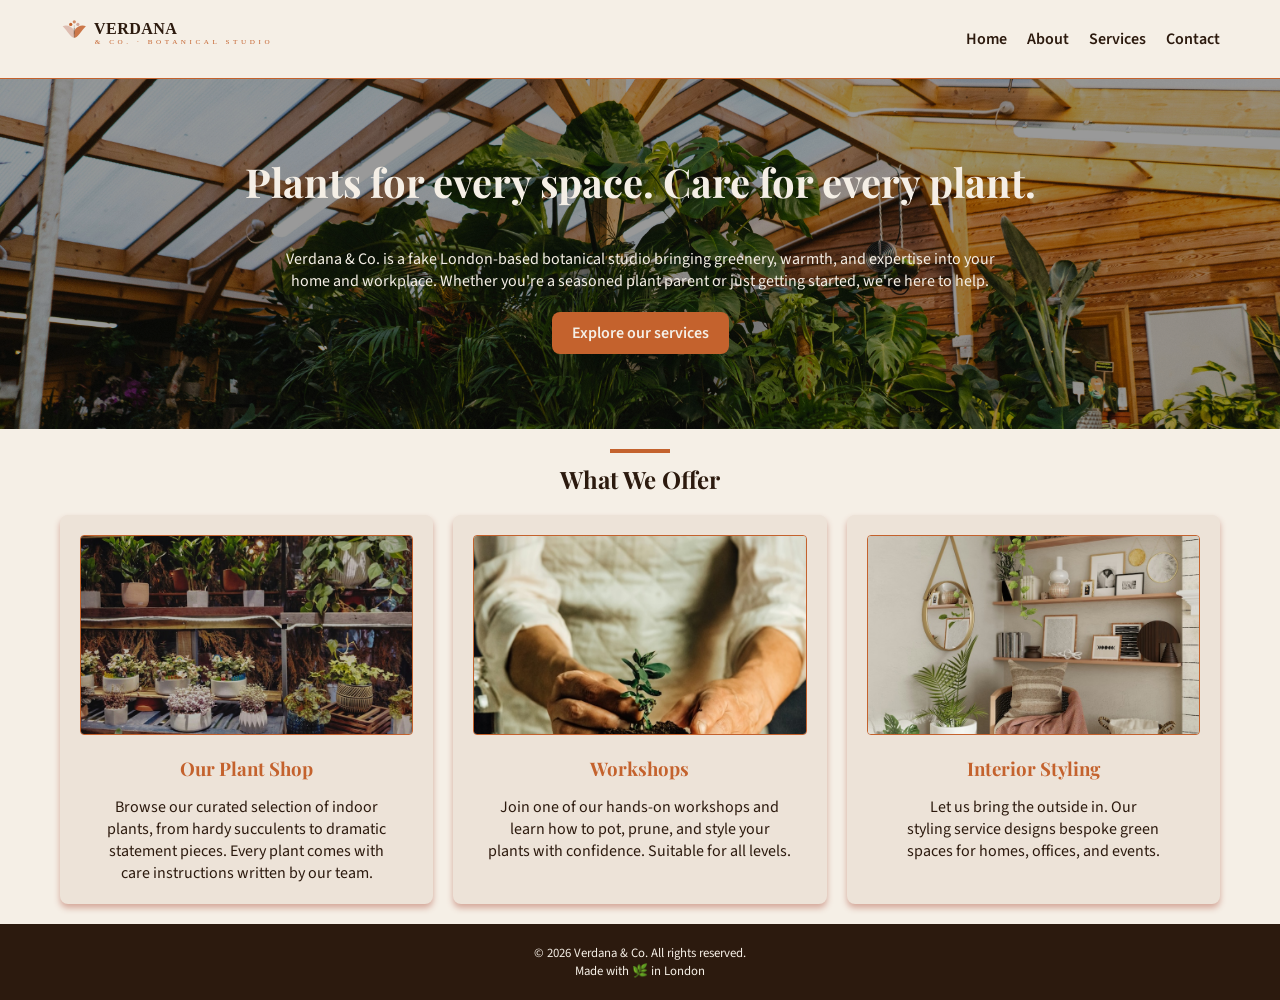
<file: index.html>
<!doctype html>
<html lang="en">
  <head>
    <meta charset="UTF-8" />
    <meta name="viewport" content="width=device-width, initial-scale=1.0" />

    <link rel="preconnect" href="https://fonts.googleapis.com" />
    <link rel="preconnect" href="https://fonts.gstatic.com" crossorigin />
    <link
      href="https://fonts.googleapis.com/css2?family=Playfair+Display:wght@400;700&family=Source+Sans+3:ital,wght@0,400;0,600;1,400;1,600&display=swap"
      rel="stylesheet"
    />
    <link rel="stylesheet" href="./assets/style.css" />
    <link rel="icon" href="./assets/img/favicon.svg" type="image/svg+xml" />
    <title>Verdana & Co. | Botanical Studio</title>
  </head>
  <body>
    <header>
      <nav class="nav-bar">
        <a href="./index.html">
          <img
            src="./assets/img/logo-nav.svg"
            alt="Verdana & Co. Logo"
            class="logo"
          />
        </a>
        <ul class="nav-links">
          <li><a href="./index.html">Home</a></li>
          <li><a href="./about.html">About</a></li>
          <li><a href="./services.html">Services</a></li>
          <li><a href="./contact.html">Contact</a></li>
        </ul>
      </nav>
    </header>
    <main>
      <section class="hero">
        <h1>Plants for every space. Care for every plant.</h1>
        <p>
          Verdana & Co. is a fake London-based botanical studio bringing
          greenery, warmth, and expertise into your home and workplace. Whether
          you're a seasoned plant parent or just getting started, we're here to
          help.
        </p>
        <a href="./services.html" class="btn">Explore our services</a>
      </section>
      <section class="features">
        <h2 class="section-title">What We Offer</h2>
        <div class="cards-row">
          <article class="card">
            <img
              src="./assets/img/card-plant-shop.jpg"
              alt="A selection of indoor plants"
              class="card-img"
            />
            <h3>Our Plant Shop</h3>
            <p>
              Browse our curated selection of indoor plants, from hardy
              succulents to dramatic statement pieces. Every plant comes with
              care instructions written by our team.
            </p>
          </article>
          <article class="card">
            <img
              src="./assets/img/card-workshop.jpg"
              alt="Workshop attendee learning to care for their plants"
              class="card-img"
            />
            <h3>Workshops</h3>
            <p>
              Join one of our hands-on workshops and learn how to pot, prune,
              and style your plants with confidence. Suitable for all levels.
            </p>
          </article>
          <article class="card">
            <img
              src="./assets/img/card-interior-styling.jpg"
              alt="Interior styling with plants in a modern living room"
              class="card-img"
            />
            <h3>Interior Styling</h3>
            <p>
              Let us bring the outside in. Our styling service designs bespoke
              green spaces for homes, offices, and events.
            </p>
          </article>
        </div>
      </section>
    </main>
    <footer>
      <p>&copy; 2026 Verdana & Co. All rights reserved.</p>
      <p>Made with 🌿 in London</p>
    </footer>
  </body>
</html>
</file>
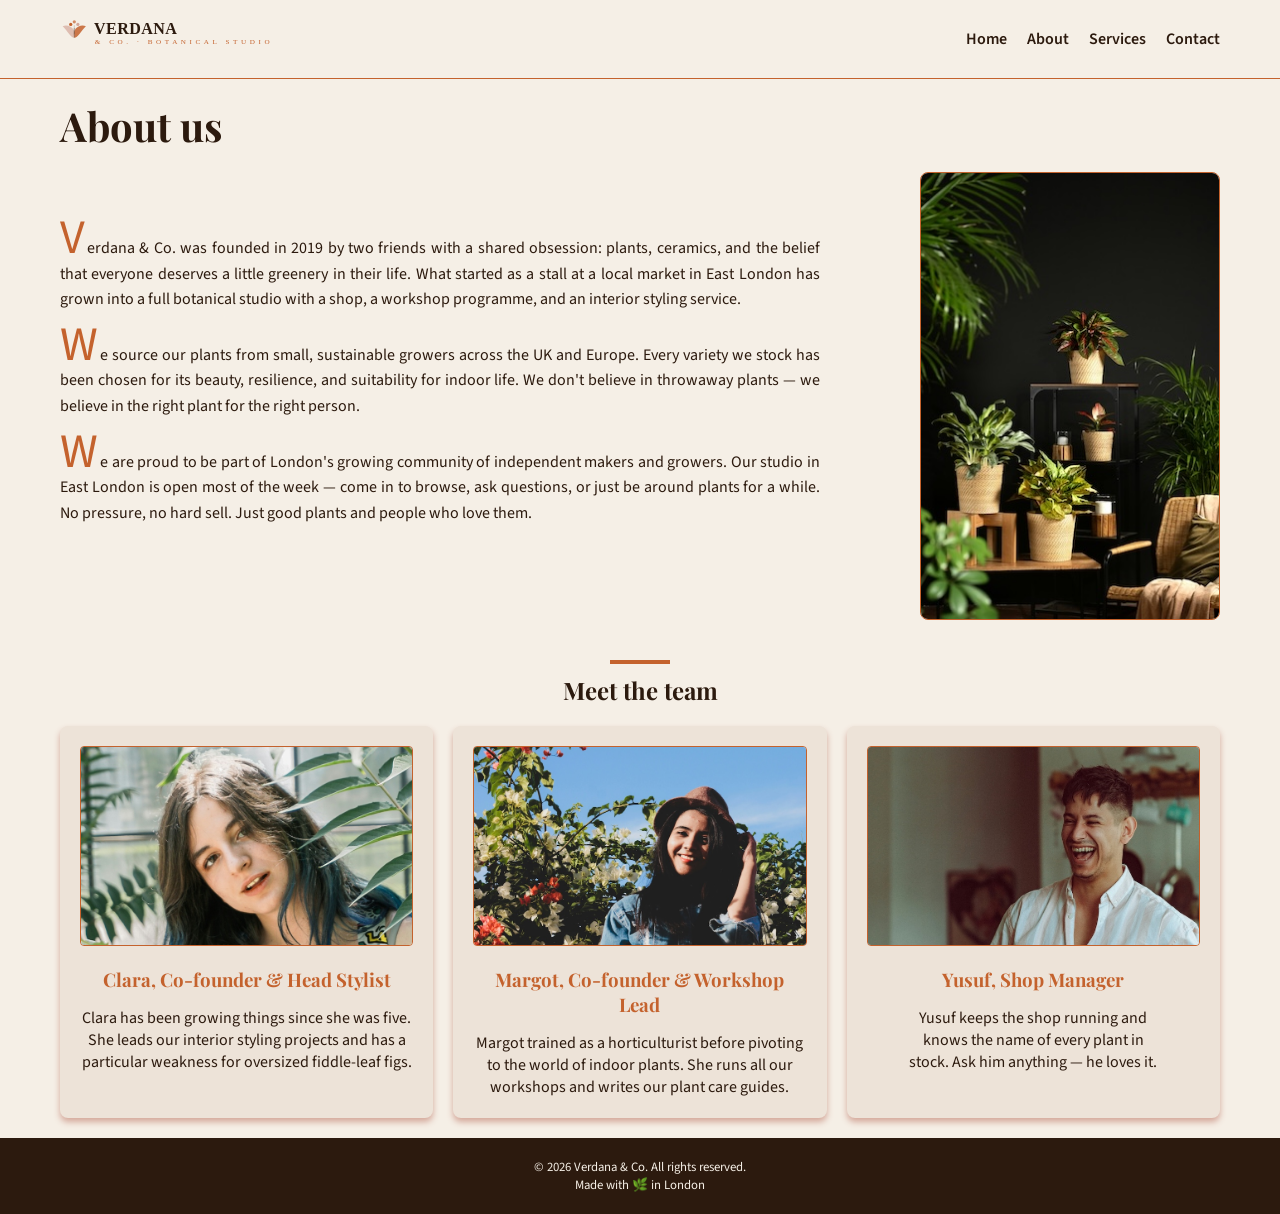
<file: about.html>
<!doctype html>
<html lang="en">
  <head>
    <meta charset="UTF-8" />
    <meta name="viewport" content="width=device-width, initial-scale=1.0" />

    <link rel="preconnect" href="https://fonts.googleapis.com" />
    <link rel="preconnect" href="https://fonts.gstatic.com" crossorigin />
    <link
      href="https://fonts.googleapis.com/css2?family=Playfair+Display:wght@400;700&family=Source+Sans+3:ital,wght@0,400;0,600;1,400;1,600&display=swap"
      rel="stylesheet"
    />
    <link rel="stylesheet" href="./assets/style.css" />
    <link rel="icon" href="./assets/img/favicon.svg" type="image/svg+xml" />
    <title>About | Verdana & Co. | Botanical Studio</title>
  </head>
  <body>
    <header>
      <nav class="nav-bar">
        <a href="./index.html">
          <img
            src="./assets/img/logo-nav.svg"
            alt="Verdana & Co. Logo"
            class="logo"
          />
        </a>
        <ul class="nav-links">
          <li><a href="./index.html">Home</a></li>
          <li><a href="./about.html">About</a></li>
          <li><a href="./services.html">Services</a></li>
          <li><a href="./contact.html">Contact</a></li>
        </ul>
      </nav>
    </header>
    <main>
      <section class="main-section">
        <h1>About us</h1>
        <div class="about-columns">
          <div class="about-text">
            <p>
              Verdana & Co. was founded in 2019 by two friends with a shared
              obsession: plants, ceramics, and the belief that everyone deserves
              a little greenery in their life. What started as a stall at a
              local market in East London has grown into a full botanical studio
              with a shop, a workshop programme, and an interior styling
              service.
            </p>
            <p>
              We source our plants from small, sustainable growers across the UK
              and Europe. Every variety we stock has been chosen for its beauty,
              resilience, and suitability for indoor life. We don't believe in
              throwaway plants — we believe in the right plant for the right
              person.
            </p>
            <p>
              We are proud to be part of London's growing community of
              independent makers and growers. Our studio in East London is open
              most of the week — come in to browse, ask questions, or just be
              around plants for a while. No pressure, no hard sell. Just good
              plants and people who love them.
            </p>
          </div>
          <div class="about-img">
            <img
              src="./assets/img/about.jpg"
              alt="Plants and ceramics from Verdana & Co."
            />
          </div>
        </div>
      </section>
      <section class="features">
        <h2 class="section-title">Meet the team</h2>
        <div class="cards-row">
          <article class="card">
            <img
              src="./assets/img/card-team-clara.jpg"
              alt="Clara, co-founder of Verdana & Co."
              class="card-img"
            />
            <h3>Clara, Co-founder & Head Stylist</h3>
            <p>
              Clara has been growing things since she was five. She leads our
              interior styling projects and has a particular weakness for
              oversized fiddle-leaf figs.
            </p>
          </article>
          <article class="card">
            <img
              src="./assets/img/card-team-margot.jpg"
              alt="Margot, co-founder of Verdana & Co."
              class="card-img"
            />
            <h3>Margot, Co-founder & Workshop Lead</h3>
            <p>
              Margot trained as a horticulturist before pivoting to the world of
              indoor plants. She runs all our workshops and writes our plant
              care guides.
            </p>
          </article>
          <article class="card">
            <img
              src="./assets/img/card-team-yusuf.jpg"
              alt="Yusuf, Shop Manager"
              class="card-img"
            />
            <h3>Yusuf, Shop Manager</h3>
            <p>
              Yusuf keeps the shop running and knows the name of every plant in
              stock. Ask him anything — he loves it.
            </p>
          </article>
        </div>
      </section>
    </main>
    <footer>
      <p>&copy; 2026 Verdana & Co. All rights reserved.</p>
      <p>Made with 🌿 in London</p>
    </footer>
  </body>
</html>
</file>
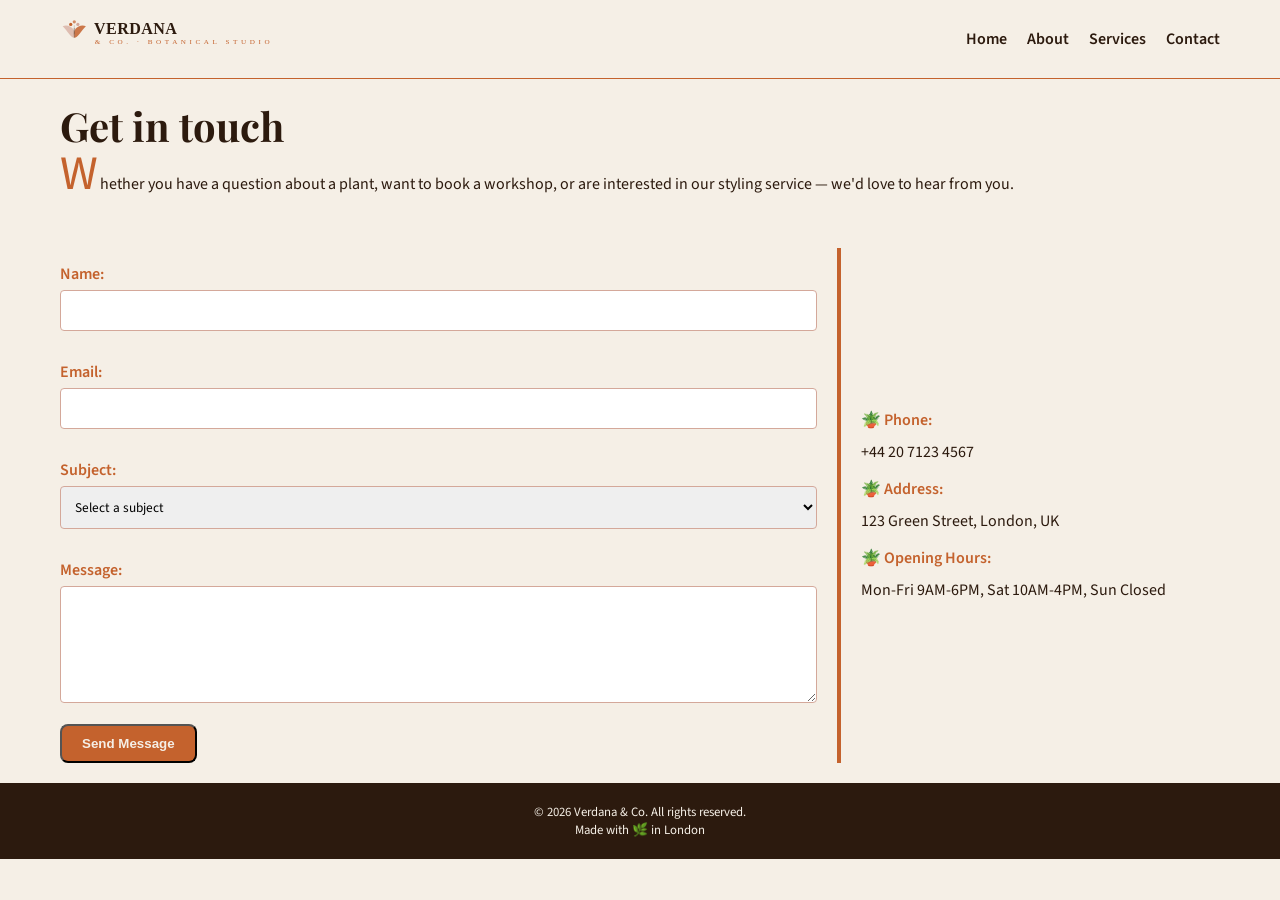
<file: contact.html>
<!doctype html>
<html lang="en">
  <head>
    <meta charset="UTF-8" />
    <meta name="viewport" content="width=device-width, initial-scale=1.0" />

    <link rel="preconnect" href="https://fonts.googleapis.com" />
    <link rel="preconnect" href="https://fonts.gstatic.com" crossorigin />
    <link
      href="https://fonts.googleapis.com/css2?family=Playfair+Display:wght@400;700&family=Source+Sans+3:ital,wght@0,400;0,600;1,400;1,600&display=swap"
      rel="stylesheet"
    />
    <link rel="stylesheet" href="./assets/style.css" />
    <link rel="icon" href="./assets/img/favicon.svg" type="image/svg+xml" />
    <title>Contact | Verdana & Co. | Botanical Studio</title>
  </head>
  <body>
    <header>
      <nav class="nav-bar">
        <a href="./index.html">
          <img
            src="./assets/img/logo-nav.svg"
            alt="Verdana & Co. Logo"
            class="logo"
          />
        </a>
        <ul class="nav-links">
          <li><a href="./index.html">Home</a></li>
          <li><a href="./about.html">About</a></li>
          <li><a href="./services.html">Services</a></li>
          <li><a href="./contact.html">Contact</a></li>
        </ul>
      </nav>
    </header>
    <main>
      <section class="main-section">
        <h1>Get in touch</h1>
        <p>
          Whether you have a question about a plant, want to book a workshop, or
          are interested in our styling service — we'd love to hear from you.
        </p>
      </section>
      <div class="contact-columns">
        <div class="contact-text">
          <form action="#">
            <div>
              <label for="name" class="contact-subtitle">Name:</label>
              <input type="text" id="name" name="name" required />
            </div>
            <div>
              <label for="email" class="contact-subtitle">Email:</label>
              <input type="email" id="email" name="email" required />
            </div>
            <div>
              <label for="subject" class="contact-subtitle">Subject:</label>
              <select id="subject" name="subject" required>
                <option value="">Select a subject</option>
                <option value="general">General Inquiry</option>
                <option value="booking">Workshop Booking</option>
                <option value="styling">Styling Consultation</option>
                <option value="other">Other</option>
              </select>
            </div>
            <div>
              <label for="message" class="contact-subtitle">Message:</label>
              <textarea
                id="message"
                name="message"
                rows="5"
                required
              ></textarea>
            </div>
            <button type="submit" class="btn">Send Message</button>
          </form>
        </div>
        <div class="contact-details">
          <dl>
            <dt class="contact-subtitle">Phone:</dt>
            <dd>+44 20 7123 4567</dd>
            <dt class="contact-subtitle">Address:</dt>
            <dd>123 Green Street, London, UK</dd>
            <dt class="contact-subtitle">Opening Hours:</dt>
            <dd>Mon-Fri 9AM-6PM, Sat 10AM-4PM, Sun Closed</dd>
          </dl>
        </div>
      </div>
    </main>
    <footer>
      <p>&copy; 2026 Verdana & Co. All rights reserved.</p>
      <p>Made with 🌿 in London</p>
    </footer>
  </body>
</html>
</file>
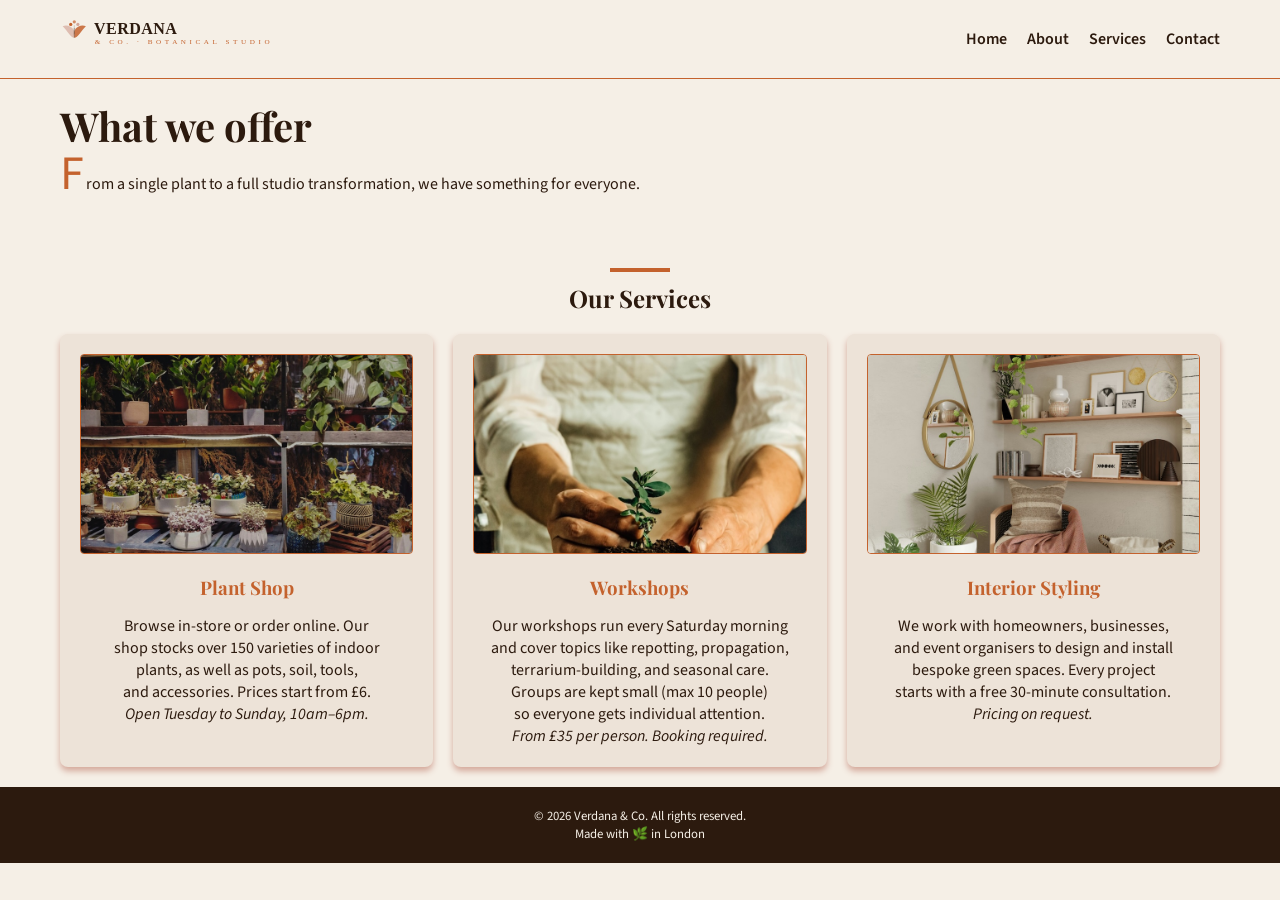
<file: services.html>
<!doctype html>
<html lang="en">
  <head>
    <meta charset="UTF-8" />
    <meta name="viewport" content="width=device-width, initial-scale=1.0" />

    <link rel="preconnect" href="https://fonts.googleapis.com" />
    <link rel="preconnect" href="https://fonts.gstatic.com" crossorigin />
    <link
      href="https://fonts.googleapis.com/css2?family=Playfair+Display:wght@400;700&family=Source+Sans+3:ital,wght@0,400;0,600;1,400;1,600&display=swap"
      rel="stylesheet"
    />
    <link rel="stylesheet" href="./assets/style.css" />
    <link rel="icon" href="./assets/img/favicon.svg" type="image/svg+xml" />
    <title>Services | Verdana & Co. | Botanical Studio</title>
  </head>
  <body>
    <header>
      <nav class="nav-bar">
        <a href="./index.html">
          <img
            src="./assets/img/logo-nav.svg"
            alt="Verdana & Co. Logo"
            class="logo"
          />
        </a>
        <ul class="nav-links">
          <li><a href="./index.html">Home</a></li>
          <li><a href="./about.html">About</a></li>
          <li><a href="./services.html">Services</a></li>
          <li><a href="./contact.html">Contact</a></li>
        </ul>
      </nav>
    </header>
    <main>
      <section class="main-section">
        <h1>What we offer</h1>
        <p>
          From a single plant to a full studio transformation, we have something
          for everyone.
        </p>
      </section>
      <section class="features">
        <h2 class="section-title">Our Services</h2>
        <div class="cards-row">
          <article class="card">
            <img
              src="./assets/img/card-plant-shop.jpg"
              alt="A selection of indoor plants"
              class="card-img"
            />
            <h3>Plant Shop</h3>
            <p>
              Browse in-store or order online. Our shop stocks over 150
              varieties of indoor plants, as well as pots, soil, tools, and
              accessories. Prices start from £6.
            </p>
            <p class="italic">Open Tuesday to Sunday, 10am–6pm.</p>
          </article>
          <article class="card">
            <img
              src="./assets/img/card-workshop.jpg"
              alt="Workshop attendee learning to care for their plants"
              class="card-img"
            />
            <h3>Workshops</h3>
            <p>
              Our workshops run every Saturday morning and cover topics like
              repotting, propagation, terrarium-building, and seasonal care.
              Groups are kept small (max 10 people) so everyone gets individual
              attention.
            </p>
            <p class="italic">From £35 per person. Booking required.</p>
          </article>
          <article class="card">
            <img
              src="./assets/img/card-interior-styling.jpg"
              alt="Interior styling with plants in a modern living room"
              class="card-img"
            />
            <h3>Interior Styling</h3>
            <p>
              We work with homeowners, businesses, and event organisers to
              design and install bespoke green spaces. Every project starts with
              a free 30-minute consultation.
            </p>
            <p class="italic">Pricing on request.</p>
          </article>
        </div>
      </section>
    </main>
    <footer>
      <p>&copy; 2026 Verdana & Co. All rights reserved.</p>
      <p>Made with 🌿 in London</p>
    </footer>
  </body>
</html>
</file>
<file: assets/style.css>
:root {
  /* Color for background */
  --color-bg: #f5efe6;
  /* Color for text and dark elements */
  --color-dark: #2c1a0e;
  /* Primary color for links and buttons */
  --color-primary: #c4622d;
  /* Secondary color for accents and hover states */
  --color-secondary: #d4a89a;
  --color-surface: #ede3d8;
  --font-display: "Playfair Display", serif;
  /* Font for body text and general content */
  --font-body: "Source Sans 3", sans-serif;
  --border-radius: 8px;
  --inside-border-radius: 4px;
  --standard-spacing: 20px;
  --max-width: 1200px;
}

* {
  margin: 0;
  padding: 0;
  box-sizing: border-box;
}

.italic {
  font-style: italic;
}

body {
  background-color: var(--color-bg);
  color: var(--color-dark);
  font-family: var(--font-body);
}

h1,
h2,
h3 {
  font-family: var(--font-display);
}

h1 {
  font-size: 2.5rem;
  margin-bottom: 20px;
}

header {
  position: sticky;
  top: 0;
  background-color: var(--color-bg);
  /* need to be on top of the ::before overlay */
  z-index: 100;
  border-bottom: 1px solid var(--color-primary);
}

.nav-bar {
  display: flex;
  flex-direction: column;
  justify-content: center;
  align-items: center;
  padding: var(--standard-spacing);
  gap: var(--standard-spacing);
  max-width: var(--max-width);
  margin: 0 auto;
}

/* For larger screens, display nav links in a row */
@media (min-width: 768px) {
  .nav-bar {
    flex-direction: row;
    justify-content: space-between;
  }
}

.logo {
  width: 250px;
}

.nav-links {
  display: flex;
  list-style: none;
  gap: var(--standard-spacing);
}

.nav-links a {
  text-decoration: none;
  color: var(--color-dark);
  font-weight: 600;
}

.nav-links a:hover,
.nav-links a:focus {
  color: var(--color-primary);
}

.hero {
  display: flex;
  flex-direction: column;
  justify-content: center;
  align-items: center;
  gap: var(--standard-spacing);
  background-image: url("../assets/img/hero.jpg");
  background-size: cover;
  background-position: center;
  height: 350px;
  position: relative;
  color: var(--color-bg);
  padding: 20px;
}

.hero h1 {
  text-align: center;
  text-wrap: balance;
  max-width: var(--max-width);
}

.hero p {
  text-align: center;
  text-wrap: balance;
  max-width: var(--max-width);
}

.hero::before {
  content: "";
  position: absolute;
  inset: 0;
  background-color: rgba(0, 0, 0, 0.4);
}

.hero > * {
  position: relative;
  z-index: 1;
}

.btn {
  display: inline-block;
  padding: 10px 20px;
  background-color: var(--color-primary);
  color: var(--color-bg);
  text-decoration: none;
  border-radius: var(--border-radius);
  font-weight: 600;
}

.btn:hover {
  background-color: var(--color-secondary);
  color: var(--color-dark);
}

.btn:focus {
  outline: none;
  box-shadow: 0 0 5px var(--color-primary);
}

.features {
  display: flex;
  text-align: center;
  flex-direction: column;
  padding: var(--standard-spacing);
  max-width: var(--max-width);
  margin: 0 auto;
}

.section-title {
  margin-bottom: 20px;
}

.section-title::before {
  content: "";
  display: block;
  width: 60px;
  height: 4px;
  background-color: var(--color-primary);
  margin: 0 auto 10px;
}

.cards-row {
  display: flex;
  flex-wrap: wrap;
  gap: 20px;
  justify-content: center;
}

.card {
  background-color: var(--color-surface);
  padding: var(--standard-spacing);
  border-radius: var(--border-radius);
  flex: 1 1 300px;
  box-shadow: 0 4px 6px var(--color-secondary);
}

.card h3 {
  margin-bottom: 15px;
  color: var(--color-primary);
}

.card p {
  text-align: center;
  text-wrap: balance;
}

.card-img {
  width: 100%;
  border-radius: var(--inside-border-radius);
  height: 200px;
  object-fit: cover;
  margin-bottom: 15px;
  border: 1px solid var(--color-primary);
}

footer {
  display: flex;
  align-items: center;
  justify-content: center;
  flex-direction: column;
  background-color: var(--color-dark);
  color: var(--color-bg);
  font-size: 0.8rem;
  padding: var(--standard-spacing);
}

.main-section {
  padding: var(--standard-spacing);
  margin: 0 auto;
  max-width: var(--max-width);
}

.main-section p {
  margin-bottom: 30px;
  line-height: 1.6;
  text-align: justify;
}

.main-section p::first-letter {
  font-size: 3rem;
  color: var(--color-primary);
  float: left;
  line-height: 0.1;
  margin-right: 2px;
}

.about-columns {
  display: flex;
  align-items: center;
  gap: var(--standard-spacing);
  flex-wrap: wrap;
  width: 100%;
  max-width: var(--max-width);
  margin: 0 auto;
}

.about-text {
  flex: 2;
}

.about-img {
  display: flex;
  justify-content: flex-end;
  flex: 1;
}

.about-img img {
  border-radius: var(--border-radius);
  border: 1px solid var(--color-primary);
  width: 100%;
  max-width: 300px;
}

.contact-columns {
  display: flex;
  align-items: center;
  gap: var(--standard-spacing);
  flex-wrap: wrap;
  width: 100%;
  max-width: var(--max-width);
  margin: 0 auto var(--standard-spacing);
}

.contact-text {
  flex: 2;
  border-right: 4px solid var(--color-primary);
  padding: 0 var(--standard-spacing);
}

.contact-text input,
.contact-text textarea,
.contact-text select {
  width: 100%;
  padding: 10px;
  margin-bottom: 15px;
  font-family: inherit;
  border: 1px solid var(--color-secondary);
  border-radius: var(--inside-border-radius);
}

.contact-subtitle {
  display: block;
  margin-top: 15px;
  margin-bottom: 5px;
  color: var(--color-primary);
  font-weight: 600;
}

.contact-text input:focus,
.contact-text textarea:focus,
.contact-text select:focus {
  outline: none;
  border-color: var(--color-primary);
  box-shadow: 0 0 5px var(--color-primary);
}

.contact-details {
  flex: 1;
}

.contact-details dd {
  margin-bottom: 15px;
}

.contact-details dt {
  margin-bottom: 10px;
}

.contact-details dt::before {
  content: "🪴 ";
}
</file>
